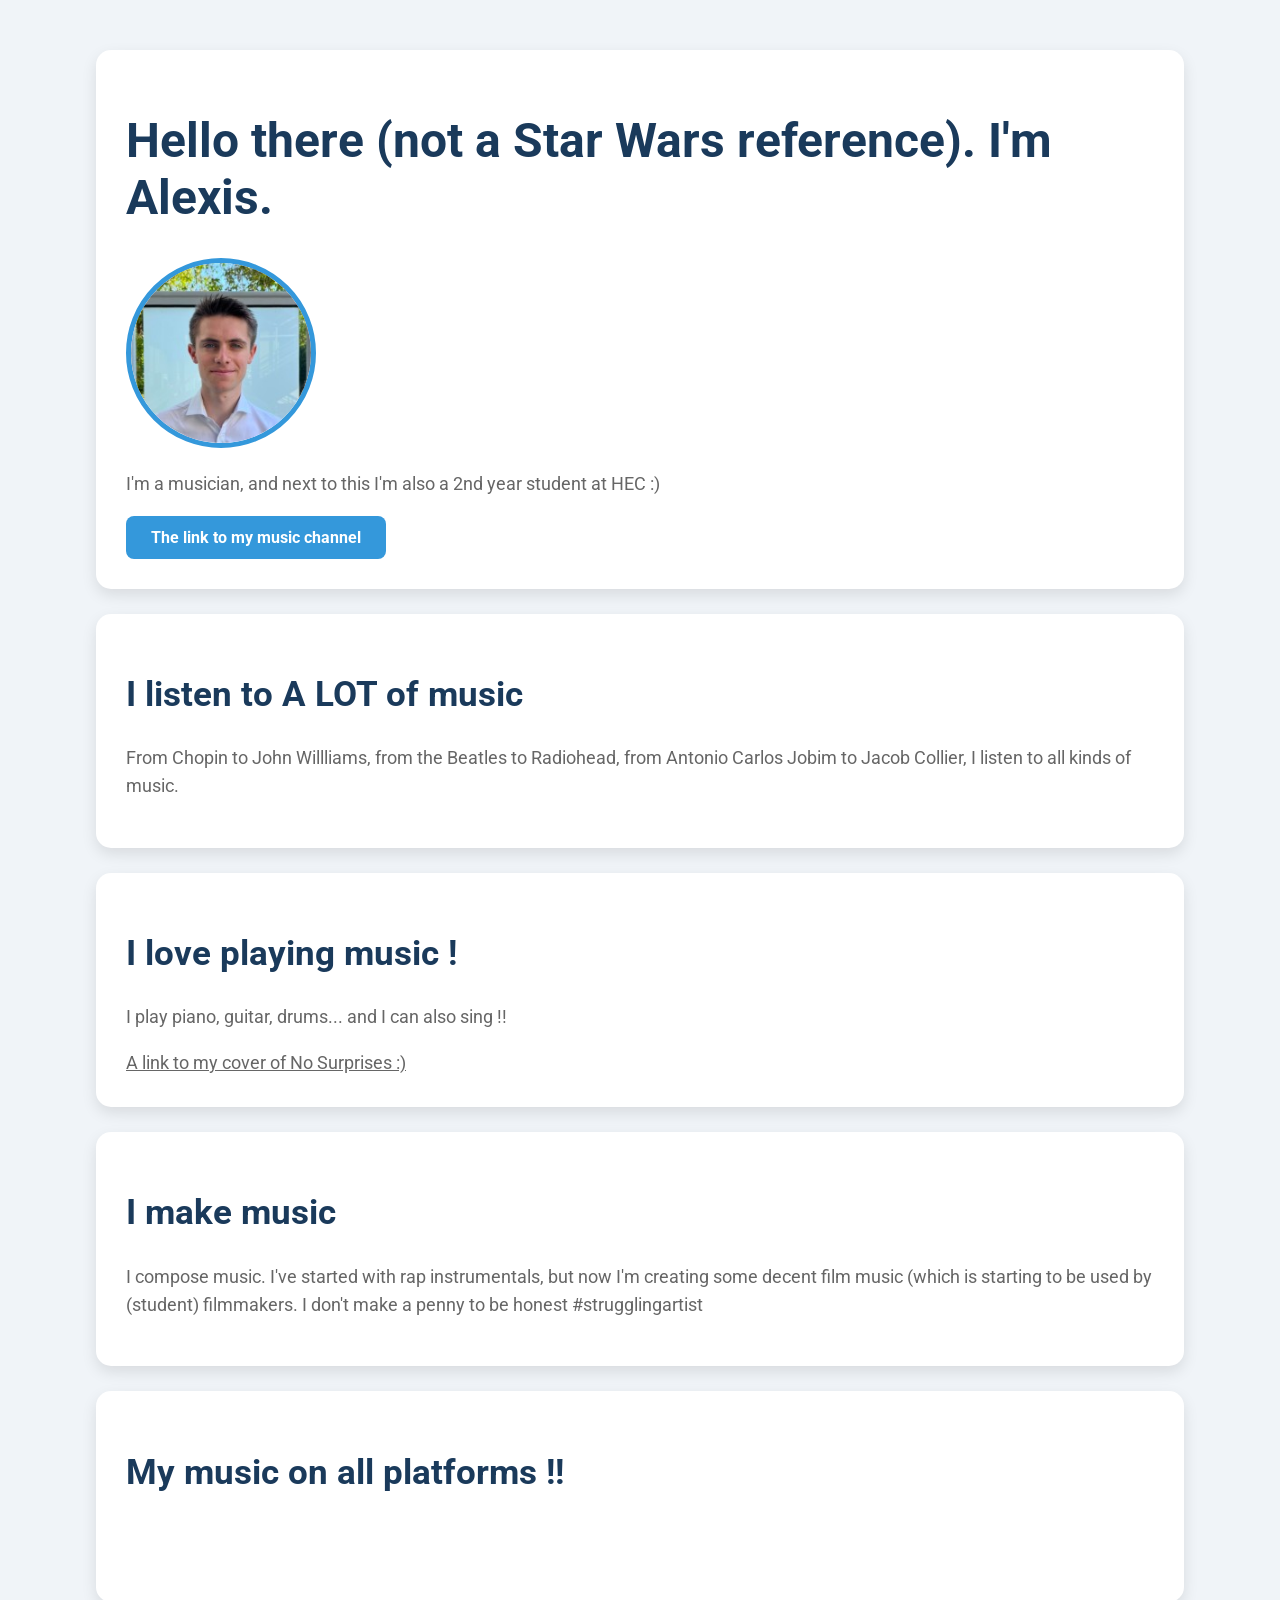
<file: index.html>
<!DOCTYPE html>
<!DOCTYPE html>
<html>
<head>
<title>Alexis Maquet</title>
<meta name="description " content="click on the link">
<meta charset="utf-8">
<link rel="preconnect" href="https://fonts.googleapis.com">
<link rel="preconnect" href="https://fonts.gstatic.com" crossorigin>
<link href="https://fonts.googleapis.com/css2?family=Roboto:ital,wght@0,100;0,300;0,400;0,500;0,700;0,900;1,100;1,300;1,400;1,500;1,700;1,900&display=swap" rel="stylesheet">
<link rel="stylesheet" href="stylexis.css">
</head>

<body>
<div class="container">
<div class="card-beige" id="introduction">
<h1 class="texte-police1">Hello there (not a Star Wars reference). I'm Alexis. </h1>
<img class=img-circle src="images/photolinkedin.jpg" alt="Alexis Maquet">
<p class="texte-police3" > I'm a musician, and next to this I'm also a 2nd year student at HEC :) </p>
<a class="btn-green" href="https://www.youtube.com/@Maqalx" target="_blank">The link to my music channel </a>
</div>

<div class="card-beige" >
<h2 class="texte-police2">I listen to A LOT of music</h2>
<p class="texte-police3">From Chopin to John Willliams, from the Beatles to Radiohead, from Antonio Carlos Jobim to Jacob Collier, I listen to all kinds of music. </p>
</div>

<div class="card-beige">
<h2 class="texte-police2">I love playing music ! </h2>
<p class="texte-police3">I play piano, guitar, drums... and I can also sing !!</p>
<a class="texte-police3" href="https://www.instagram.com/maqalx_music/reel/ClthawwohO2/" target="_blank" id="gobelins">A link to my cover of No Surprises :)</a>
</div>

<div class="card-beige">
<h2 class="texte-police2">I make music</h2>
<p class="texte-police3">I compose music. I've started with rap instrumentals, but now I'm creating some decent film music (which is starting to be used by (student) filmmakers. I don't make a penny to be honest #strugglingartist</p>
</div>

<div class="card-beige">
<h2 class="texte-police2">My music on all platforms !!</h2>
<ul class="list-inline">
<li>
<a href="https://www.youtube.com/redirect?event=channel_description&redir_token=[base64]&q=https%3A%2F%2Fopen.spotify.com%2Fartist%2F62DP2o4sL1EnVyHbfwQZDF%3Fsi%3DbDmTBfcySxK-8TFzciX3kA">
<i class="fa-brands fa-spotify"></i>
</li>
<li>
</a>
<a href="https://www.youtube.com/redirect?event=channel_description&redir_token=[base64]&q=https%3A%2F%2Fwww.deezer.com%2Fartist%2F96282492%3Futm_source%3Ddeezer%26utm_content%3Dartist-96282492%26utm_term%3D3692653222_1590913473%26utm_medium%3Dweb">
<i class="fa-brands fa-deezer"></i>
</a>
</li>
<li>
<a href="https://www.youtube.com/redirect?event=channel_description&redir_token=[base64]&q=https%3A%2F%2Fmusic.apple.com%2Fus%2Fartist%2Fmaqalx%2F1515981381">
<i class="fa-brands fa-apple"></i>
</a>
</li>
</ul>
</div>
</div>


</body>
</html>
</file>
<file: stylexis.css>
body {
  font-family: 'Roboto', serif;
  background-color: #f0f4f8;
  margin: 0;
  padding: 0;
  color: #333;
}

.container {
  width: 85%;
  max-width: 1200px;
  margin: 0 auto;
  padding-top: 50px;
}

.card-beige {
  background-color: #ffffff;
  border-radius: 15px;
  padding: 30px;
  margin-bottom: 25px;
  box-shadow: 0 6px 15px rgba(0, 0, 0, 0.1);
}

h1, h2 {
  color: #1a3a5b;
}

h1.texte-police1 {
  font-family: 'Roboto', cursive;
  font-size: 3em;
  color: #1a3a5b;
}

h2.texte-police2 {
  font-family: 'Roboto', serif;
  font-size: 2.2em;
  color: #1a3a5b;
}

.texte-police3 {
  font-size: 1.1em;
  color: #666666;
  line-height: 1.6;
}

.btn-green {
  background-color: #3498db;
  color: white;
  padding: 12px 25px;
  text-decoration: none;
  border-radius: 8px;
  font-weight: bold;
  display: inline-block;
  transition: background-color 0.3s ease;
}

.btn-green:hover {
  background-color: #2980b9;
}

.list-inline li {
  display: inline;
  margin-right: 20px;
}

.list-inline a {
  color: #3498db;
  font-size: 1.8em;
  text-decoration: none;
  transition: color 0.3s ease;
}

.list-inline a:hover {
  color: #1a3a5b;
}

.img-circle {
  border-radius: 50%;
  width: 180px;
  height: 180px;
  object-fit: cover;
  border: 5px solid #3498db;
  transition: transform 0.3s ease;
}

.img-circle:hover {
  transform: scale(1.1);
}

@media (max-width: 768px) {
  .container {
    width: 95%;
  }

  h1.texte-police1 {
    font-size: 2.2em;
  }

  h2.texte-police2 {
    font-size: 1.8em;
  }
}
</file>
